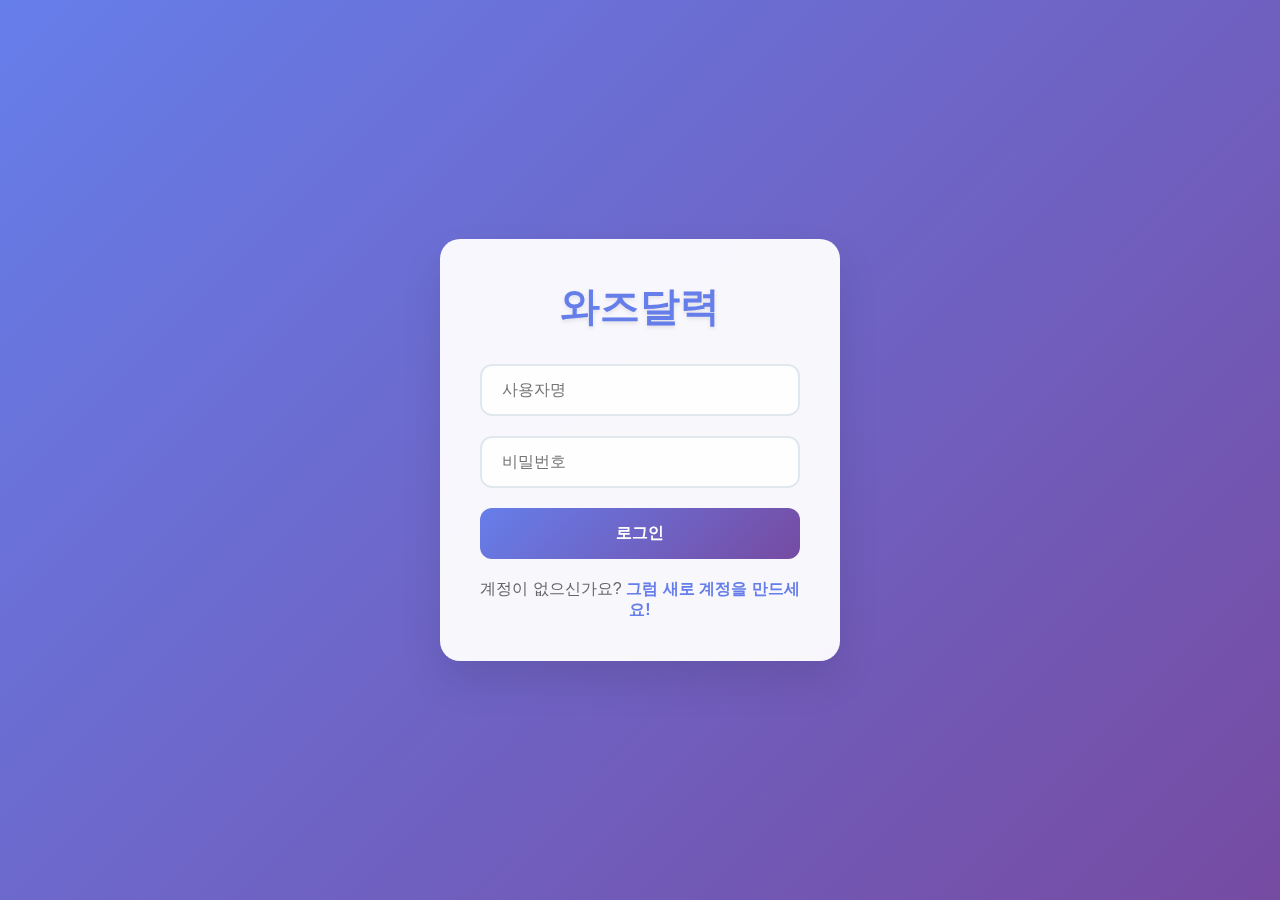
<file: index.html>
<!DOCTYPE html>
<html lang="ko">
<head>
    <meta charset="UTF-8">
    <meta name="viewport" content="width=device-width, initial-scale=1.0">
    <title>와즈달력</title>
    <link rel="stylesheet" href="css/style.css">
</head>
<body>
    <!-- 로그인 화면 -->
    <div id="loginScreen" class="screen active">
        <div class="container">
            <div class="login-box">
                <h1 class="title">와즈달력</h1>
                <form id="loginForm" class="form">
                    <div class="input-group">
                        <input type="text" id="loginUsername" placeholder="사용자명" required>
                    </div>
                    <div class="input-group">
                        <input type="password" id="loginPassword" placeholder="비밀번호" required>
                    </div>
                    <button type="submit" class="btn btn-primary">로그인</button>
                </form>
                <p class="signup-link">
                    계정이 없으신가요? 
                    <a href="#" id="showSignup">그럼 새로 계정을 만드세요!</a>
                </p>
                <div id="loginError" class="error-message"></div>
            </div>
        </div>
    </div>

    <!-- 회원가입 화면 -->
    <div id="signupScreen" class="screen">
        <div class="container">
            <div class="signup-box">
                <h1 class="title">와즈달력 - 회원가입</h1>
                <form id="signupForm" class="form">
                    <div class="input-group">
                        <input type="text" id="signupUsername" placeholder="사용자명" required>
                    </div>
                    <div class="input-group">
                        <input type="password" id="signupPassword" placeholder="비밀번호 (8-30자)" required>
                    </div>
                    <div class="input-group">
                        <input type="password" id="signupPasswordConfirm" placeholder="비밀번호 재입력" required>
                    </div>
                    <button type="submit" class="btn btn-primary">가입</button>
                    <button type="button" id="backToLogin" class="btn btn-secondary">로그인으로 돌아가기</button>
                </form>
                <div id="signupError" class="error-message"></div>
            </div>
        </div>
    </div>

    <!-- 달력 화면 -->
    <div id="calendarScreen" class="screen">
        <div class="calendar-container">
            <header class="calendar-header">
                <div class="header-controls">
                    <button id="prevMonth" class="nav-btn">‹</button>
                    <h2 id="currentMonth"></h2>
                    <button id="nextMonth" class="nav-btn">›</button>
                </div>
                <div class="header-actions">
                    <button id="addEventBtn" class="btn btn-primary">메모 추가</button>
                    <button id="viewEventsBtn" class="btn btn-secondary">메모 목록</button>
                    <button id="logoutBtn" class="btn btn-logout">로그아웃</button>
                </div>
            </header>
            
            <div class="calendar-grid">
                <div class="weekdays">
                    <div class="weekday">일</div>
                    <div class="weekday">월</div>
                    <div class="weekday">화</div>
                    <div class="weekday">수</div>
                    <div class="weekday">목</div>
                    <div class="weekday">금</div>
                    <div class="weekday">토</div>
                </div>
                <div id="calendarDays" class="days"></div>
            </div>
        </div>
    </div>

    <!-- 일정 추가/수정 모달 -->
    <div id="eventModal" class="modal">
        <div class="modal-content">
            <div class="modal-header">
                <h3 id="modalTitle">메모 추가</h3>
                <button id="closeModal" class="close-btn">&times;</button>
            </div>
            <form id="eventForm" class="form">
                <div class="input-group">
                    <label>시작 날짜</label>
                    <input type="date" id="startDate" required>
                </div>
                <div class="input-group">
                    <label>종료 날짜</label>
                    <input type="date" id="endDate" required>
                </div>
                <div class="input-group">
                    <label>색상</label>
                    <div class="color-picker">
                        <div class="color-option" data-color="#ff6b6b" style="background-color: #ff6b6b;"></div>
                        <div class="color-option" data-color="#4ecdc4" style="background-color: #4ecdc4;"></div>
                        <div class="color-option" data-color="#45b7d1" style="background-color: #45b7d1;"></div>
                        <div class="color-option" data-color="#96ceb4" style="background-color: #96ceb4;"></div>
                        <div class="color-option" data-color="#feca57" style="background-color: #feca57;"></div>
                        <div class="color-option" data-color="#ff9ff3" style="background-color: #ff9ff3;"></div>
                        <div class="color-option" data-color="#54a0ff" style="background-color: #54a0ff;"></div>
                        <div class="color-option" data-color="#5f27cd" style="background-color: #5f27cd;"></div>
                    </div>
                    <input type="hidden" id="selectedColor" value="#ff6b6b">
                </div>
                <div class="input-group">
                    <label>메모 내용 (최대 50자)</label>
                    <textarea id="eventContent" maxlength="50" placeholder="메모 내용을 입력하세요..." required></textarea>
                    <div class="char-count">0/50</div>
                </div>
                <div class="modal-actions">
                    <button type="submit" class="btn btn-primary">저장</button>
                    <button type="button" id="deleteEventBtn" class="btn btn-danger" style="display: none;">삭제</button>
                </div>
            </form>
        </div>
    </div>

    <!-- 일정 목록 모달 -->
    <div id="eventsListModal" class="modal">
        <div class="modal-content">
            <div class="modal-header">
                <h3>메모 목록</h3>
                <button id="closeEventsListModal" class="close-btn">&times;</button>
            </div>
            <div id="eventsList" class="events-list"></div>
        </div>
    </div>

    <!-- 일정 상세 모달 -->
    <div id="eventDetailModal" class="modal">
        <div class="modal-content">
            <div class="modal-header">
                <h3>메모 상세</h3>
                <button id="closeEventDetailModal" class="close-btn">&times;</button>
            </div>
            <div id="eventDetail" class="event-detail"></div>
            <div class="modal-actions">
                <button id="editEventBtn" class="btn btn-primary">수정</button>
                <button id="deleteEventDetailBtn" class="btn btn-danger">삭제</button>
            </div>
        </div>
    </div>

    <script src="js/github-api.js"></script>
    <script src="js/auth.js"></script>
    <script src="js/calendar.js"></script>
    <script src="js/events.js"></script>
    <script src="js/app.js"></script>
</body>
</html>
</file>
<file: css/style.css>
/* 기본 스타일 */
* {
    margin: 0;
    padding: 0;
    box-sizing: border-box;
}

body {
    font-family: -apple-system, BlinkMacSystemFont, 'Segoe UI', Roboto, Oxygen, Ubuntu, Cantarell, sans-serif;
    background: linear-gradient(135deg, #667eea 0%, #764ba2 100%);
    min-height: 100vh;
    color: #333;
    overflow-x: hidden;
}

/* 화면 전환 */
.screen {
    display: none;
    min-height: 100vh;
    animation: fadeIn 0.5s ease-in-out;
}

.screen.active {
    display: block;
}

@keyframes fadeIn {
    from { opacity: 0; transform: translateY(20px); }
    to { opacity: 1; transform: translateY(0); }
}

/* 컨테이너 */
.container {
    display: flex;
    justify-content: center;
    align-items: center;
    min-height: 100vh;
    padding: 20px;
}

/* 로그인/회원가입 박스 */
.login-box, .signup-box {
    background: rgba(255, 255, 255, 0.95);
    backdrop-filter: blur(10px);
    border-radius: 20px;
    padding: 40px;
    box-shadow: 0 20px 40px rgba(0, 0, 0, 0.1);
    width: 100%;
    max-width: 400px;
    text-align: center;
}

.title {
    font-size: 2.5rem;
    font-weight: 700;
    color: #667eea;
    margin-bottom: 30px;
    text-shadow: 0 2px 4px rgba(0, 0, 0, 0.1);
}

/* 폼 스타일 */
.form {
    display: flex;
    flex-direction: column;
    gap: 20px;
}

.input-group {
    position: relative;
}

.input-group input, .input-group textarea {
    width: 100%;
    padding: 15px 20px;
    border: 2px solid #e1e8ed;
    border-radius: 12px;
    font-size: 16px;
    transition: all 0.3s ease;
    background: rgba(255, 255, 255, 0.9);
}

.input-group input:focus, .input-group textarea:focus {
    outline: none;
    border-color: #667eea;
    box-shadow: 0 0 0 3px rgba(102, 126, 234, 0.1);
    transform: translateY(-2px);
}

.input-group label {
    display: block;
    margin-bottom: 8px;
    font-weight: 600;
    color: #555;
    text-align: left;
}

/* 버튼 스타일 */
.btn {
    padding: 15px 30px;
    border: none;
    border-radius: 12px;
    font-size: 16px;
    font-weight: 600;
    cursor: pointer;
    transition: all 0.3s ease;
    text-decoration: none;
    display: inline-block;
    text-align: center;
}

.btn-primary {
    background: linear-gradient(135deg, #667eea 0%, #764ba2 100%);
    color: white;
}

.btn-primary:hover {
    transform: translateY(-2px);
    box-shadow: 0 10px 20px rgba(102, 126, 234, 0.3);
}

.btn-secondary {
    background: #f8f9fa;
    color: #667eea;
    border: 2px solid #667eea;
}

.btn-secondary:hover {
    background: #667eea;
    color: white;
    transform: translateY(-2px);
}

.btn-danger {
    background: #ff6b6b;
    color: white;
}

.btn-danger:hover {
    background: #ff5252;
    transform: translateY(-2px);
}

.btn-logout {
    background: #ff6b6b;
    color: white;
    padding: 10px 20px;
    font-size: 14px;
}

/* 링크 스타일 */
.signup-link {
    margin-top: 20px;
    color: #666;
}

.signup-link a {
    color: #667eea;
    text-decoration: none;
    font-weight: 600;
}

.signup-link a:hover {
    text-decoration: underline;
}

/* 에러 메시지 */
.error-message {
    color: #ff6b6b;
    font-weight: 600;
    margin-top: 15px;
    padding: 10px;
    background: rgba(255, 107, 107, 0.1);
    border-radius: 8px;
    display: none;
}

.error-message.show {
    display: block;
    animation: shake 0.5s ease-in-out;
}

@keyframes shake {
    0%, 100% { transform: translateX(0); }
    25% { transform: translateX(-5px); }
    75% { transform: translateX(5px); }
}

/* 달력 컨테이너 */
.calendar-container {
    max-width: 1200px;
    margin: 0 auto;
    padding: 20px;
    background: rgba(255, 255, 255, 0.8);
    backdrop-filter: blur(10px);
    border-radius: 20px;
    box-shadow: 0 20px 40px rgba(0, 0, 0, 0.1);
    margin-top: 20px;
    margin-bottom: 20px;
}

/* 배경 이미지가 없을 때 */
.calendar-container.no-background {
    background: rgba(255, 255, 255, 0.95);
}

/* 달력 헤더 */
.calendar-header {
    display: flex;
    justify-content: space-between;
    align-items: center;
    margin-bottom: 30px;
    flex-wrap: wrap;
    gap: 20px;
}

.header-controls {
    display: flex;
    align-items: center;
    gap: 20px;
}

.header-controls h2 {
    font-size: 2rem;
    font-weight: 700;
    color: #667eea;
    min-width: 200px;
    text-align: center;
}

.nav-btn {
    background: #667eea;
    color: white;
    border: none;
    border-radius: 50%;
    width: 50px;
    height: 50px;
    font-size: 24px;
    cursor: pointer;
    transition: all 0.3s ease;
    display: flex;
    align-items: center;
    justify-content: center;
}

.nav-btn:hover {
    background: #5a67d8;
    transform: scale(1.1);
}

.header-actions {
    display: flex;
    gap: 10px;
    flex-wrap: wrap;
}

/* 달력 그리드 */
.calendar-grid {
    background: white;
    border-radius: 15px;
    overflow: hidden;
    box-shadow: 0 10px 30px rgba(0, 0, 0, 0.1);
}

.weekdays {
    display: grid;
    grid-template-columns: repeat(7, 1fr);
    background: #667eea;
    color: white;
}

.weekday {
    padding: 20px;
    text-align: center;
    font-weight: 600;
    font-size: 16px;
}

.days {
    display: grid;
    grid-template-columns: repeat(7, 1fr);
    gap: 1px;
    background: #e1e8ed;
}

.day {
    background: white;
    min-height: 120px;
    padding: 10px;
    cursor: pointer;
    transition: all 0.3s ease;
    position: relative;
    display: flex;
    flex-direction: column;
}

.day:hover {
    background: #f8f9fa;
    transform: scale(1.02);
}

.day.other-month {
    color: #ccc;
    background: #f8f9fa;
}

.day.today {
    background: linear-gradient(135deg, #667eea 0%, #764ba2 100%);
    color: white;
    font-weight: bold;
}

.day-number {
    font-weight: 600;
    margin-bottom: 5px;
}

.day-events {
    flex: 1;
    display: flex;
    flex-direction: column;
    gap: 2px;
    position: relative;
}

.event-bar {
    background: #667eea;
    color: white;
    padding: 2px 6px;
    border-radius: 4px;
    font-size: 12px;
    cursor: pointer;
    transition: all 0.2s ease;
    overflow: hidden;
    text-overflow: ellipsis;
    white-space: nowrap;
    position: relative;
    min-height: 18px;
    display: flex;
    align-items: center;
}

/* 연속 일정을 위한 스타일 */
.event-bar.event-start {
    border-top-right-radius: 0;
    border-bottom-right-radius: 0;
    margin-right: -1px;
}

.event-bar.event-middle {
    border-radius: 0;
    margin-left: -1px;
    margin-right: -1px;
}

.event-bar.event-end {
    border-top-left-radius: 0;
    border-bottom-left-radius: 0;
    margin-left: -1px;
}

.event-bar.event-single {
    border-radius: 4px;
}

/* 일정 텍스트는 시작 부분에만 표시 */
.event-bar.event-middle .event-text,
.event-bar.event-end .event-text {
    display: none;
}

.event-bar:hover {
    transform: scale(1.05);
    box-shadow: 0 2px 8px rgba(0, 0, 0, 0.2);
    z-index: 10;
}

/* 모달 스타일 */
.modal {
    display: none;
    position: fixed;
    top: 0;
    left: 0;
    width: 100%;
    height: 100%;
    background: rgba(0, 0, 0, 0.5);
    backdrop-filter: blur(5px);
    z-index: 1000;
    animation: fadeIn 0.3s ease;
}

.modal.show {
    display: flex;
    justify-content: center;
    align-items: center;
    padding: 20px;
}

.modal-content {
    background: white;
    border-radius: 20px;
    padding: 30px;
    width: 100%;
    max-width: 500px;
    max-height: 90vh;
    overflow-y: auto;
    box-shadow: 0 20px 40px rgba(0, 0, 0, 0.2);
    animation: slideUp 0.3s ease;
}

@keyframes slideUp {
    from { transform: translateY(50px); opacity: 0; }
    to { transform: translateY(0); opacity: 1; }
}

.modal-header {
    display: flex;
    justify-content: space-between;
    align-items: center;
    margin-bottom: 20px;
    padding-bottom: 15px;
    border-bottom: 2px solid #e1e8ed;
}

.modal-header h3 {
    color: #667eea;
    font-size: 1.5rem;
    font-weight: 700;
}

.close-btn {
    background: none;
    border: none;
    font-size: 24px;
    cursor: pointer;
    color: #999;
    transition: color 0.3s ease;
}

.close-btn:hover {
    color: #667eea;
}

.modal-actions {
    display: flex;
    gap: 15px;
    margin-top: 20px;
    justify-content: flex-end;
}

/* 색상 선택기 */
.color-picker {
    display: grid;
    grid-template-columns: repeat(4, 1fr);
    gap: 10px;
    margin-top: 10px;
}

.color-option {
    width: 40px;
    height: 40px;
    border-radius: 50%;
    cursor: pointer;
    border: 3px solid transparent;
    transition: all 0.3s ease;
}

.color-option:hover {
    transform: scale(1.1);
}

.color-option.selected {
    border-color: #333;
    transform: scale(1.2);
}

/* 문자 수 카운터 */
.char-count {
    text-align: right;
    font-size: 12px;
    color: #999;
    margin-top: 5px;
}

/* 일정 목록 */
.events-list {
    max-height: 400px;
    overflow-y: auto;
}

.event-item {
    background: #f8f9fa;
    border-radius: 12px;
    padding: 15px;
    margin-bottom: 15px;
    border-left: 4px solid #667eea;
    cursor: pointer;
    transition: all 0.3s ease;
}

.event-item:hover {
    background: #e9ecef;
    transform: translateX(5px);
}

.event-item-header {
    display: flex;
    justify-content: space-between;
    align-items: center;
    margin-bottom: 10px;
}

.event-item-title {
    font-weight: 600;
    color: #333;
}

.event-item-date {
    font-size: 12px;
    color: #666;
}

.event-item-content {
    color: #555;
    line-height: 1.4;
}

.event-item-actions {
    display: flex;
    gap: 10px;
    margin-top: 10px;
}

.event-item-actions .btn {
    padding: 5px 15px;
    font-size: 12px;
}

/* 일정 상세 */
.event-detail {
    padding: 20px 0;
}

.event-detail-item {
    margin-bottom: 15px;
}

.event-detail-label {
    font-weight: 600;
    color: #667eea;
    margin-bottom: 5px;
}

.event-detail-value {
    color: #333;
    padding: 10px;
    background: #f8f9fa;
    border-radius: 8px;
}

/* 반응형 디자인 */
@media (max-width: 768px) {
    .title {
        font-size: 2rem;
    }
    
    .login-box, .signup-box {
        padding: 30px 20px;
        margin: 10px;
    }
    
    .calendar-container {
        margin: 10px;
        padding: 15px;
    }
    
    .calendar-header {
        flex-direction: column;
        text-align: center;
    }
    
    .header-controls h2 {
        font-size: 1.5rem;
        min-width: auto;
    }
    
    .header-actions {
        justify-content: center;
    }
    
    .weekday {
        padding: 15px 5px;
        font-size: 14px;
    }
    
    .day {
        min-height: 80px;
        padding: 5px;
    }
    
    .day-number {
        font-size: 14px;
    }
    
    .event-bar {
        font-size: 10px;
        padding: 1px 4px;
    }
    
    .modal-content {
        margin: 10px;
        padding: 20px;
    }
    
    .color-picker {
        grid-template-columns: repeat(4, 1fr);
    }
    
    .color-option {
        width: 35px;
        height: 35px;
    }
    
    .btn {
        padding: 12px 20px;
        font-size: 14px;
    }
}

@media (max-width: 480px) {
    .days {
        gap: 0;
    }
    
    .day {
        min-height: 60px;
        padding: 3px;
    }
    
    .weekday {
        padding: 10px 2px;
        font-size: 12px;
    }
    
    .event-bar {
        font-size: 9px;
        padding: 1px 2px;
    }
    
    .header-actions {
        flex-direction: column;
        width: 100%;
    }
    
    .header-actions .btn {
        width: 100%;
    }
}

/* 로딩 애니메이션 */
.loading {
    display: inline-block;
    width: 20px;
    height: 20px;
    border: 3px solid rgba(255, 255, 255, 0.3);
    border-radius: 50%;
    border-top-color: #fff;
    animation: spin 1s ease-in-out infinite;
}

@keyframes spin {
    to { transform: rotate(360deg); }
}

/* 스크롤바 스타일 */
::-webkit-scrollbar {
    width: 8px;
}

::-webkit-scrollbar-track {
    background: #f1f1f1;
    border-radius: 4px;
}

::-webkit-scrollbar-thumb {
    background: #667eea;
    border-radius: 4px;
}

::-webkit-scrollbar-thumb:hover {
    background: #5a67d8;
}



/* 소셜 기능 스타일 */
.notification-badge {
    position: absolute;
    top: -5px;
    right: -5px;
    background: #ff4757;
    color: white;
    border-radius: 50%;
    width: 20px;
    height: 20px;
    font-size: 12px;
    display: flex;
    align-items: center;
    justify-content: center;
    font-weight: bold;
}

.social-tabs {
    display: flex;
    border-bottom: 1px solid #e0e0e0;
    margin-bottom: 20px;
}

.tab-btn {
    flex: 1;
    padding: 12px;
    border: none;
    background: none;
    cursor: pointer;
    font-size: 14px;
    color: #666;
    transition: all 0.3s ease;
}

.tab-btn.active {
    color: #667eea;
    border-bottom: 2px solid #667eea;
    background: rgba(102, 126, 234, 0.1);
}

.tab-content {
    display: none;
}

.tab-content.active {
    display: block;
}

.search-section {
    display: flex;
    gap: 10px;
    margin-bottom: 20px;
}

.search-section input {
    flex: 1;
    padding: 10px;
    border: 1px solid #ddd;
    border-radius: 8px;
    font-size: 14px;
}

.search-results {
    max-height: 300px;
    overflow-y: auto;
}

.search-result-item,
.friend-item,
.friend-request-item,
.notification-item {
    display: flex;
    justify-content: space-between;
    align-items: center;
    padding: 12px;
    border: 1px solid #e0e0e0;
    border-radius: 8px;
    margin-bottom: 8px;
    background: white;
    transition: all 0.2s ease;
}

.search-result-item:hover,
.friend-item:hover,
.friend-request-item:hover,
.notification-item:hover {
    background: #f8f9fa;
    transform: translateY(-1px);
    box-shadow: 0 2px 8px rgba(0, 0, 0, 0.1);
}

.friend-name,
.user-name,
.request-from {
    font-weight: 500;
    color: #333;
}

.request-actions {
    display: flex;
    gap: 8px;
}

.accept-btn,
.reject-btn,
.add-friend-btn,
.chat-btn {
    padding: 6px 12px;
    border: none;
    border-radius: 6px;
    font-size: 12px;
    cursor: pointer;
    transition: all 0.2s ease;
}

.accept-btn,
.add-friend-btn {
    background: #2ed573;
    color: white;
}

.accept-btn:hover,
.add-friend-btn:hover {
    background: #26d466;
}

.reject-btn {
    background: #ff4757;
    color: white;
}

.reject-btn:hover {
    background: #ff3742;
}

.chat-btn {
    background: #667eea;
    color: white;
}

.chat-btn:hover {
    background: #5a6fd8;
}

/* 채팅 모달 스타일 */
.chat-modal {
    width: 400px;
    height: 500px;
    display: flex;
    flex-direction: column;
}

.chat-messages {
    flex: 1;
    padding: 15px;
    overflow-y: auto;
    background: #f8f9fa;
    border-radius: 8px;
    margin-bottom: 15px;
}

.chat-message {
    margin-bottom: 12px;
    max-width: 80%;
}

.chat-message.sent {
    margin-left: auto;
    text-align: right;
}

.chat-message.received {
    margin-right: auto;
    text-align: left;
}

.message-content {
    padding: 8px 12px;
    border-radius: 12px;
    font-size: 14px;
    word-wrap: break-word;
}

.chat-message.sent .message-content {
    background: #667eea;
    color: white;
}

.chat-message.received .message-content {
    background: white;
    color: #333;
    border: 1px solid #e0e0e0;
}

.message-time {
    font-size: 11px;
    color: #999;
    margin-top: 4px;
}

.chat-input-section {
    display: flex;
    gap: 10px;
    align-items: center;
}

.chat-input-section input {
    flex: 1;
    padding: 10px;
    border: 1px solid #ddd;
    border-radius: 8px;
    font-size: 14px;
}

.chat-char-count {
    font-size: 12px;
    color: #999;
    min-width: 50px;
    text-align: center;
}

/* 알림 스타일 */
.notification-item {
    flex-direction: column;
    align-items: flex-start;
}

.notification-content {
    width: 100%;
    margin-bottom: 8px;
}

.notification-message {
    font-size: 14px;
    color: #333;
    margin-bottom: 4px;
}

.notification-time {
    font-size: 12px;
    color: #999;
}

.notification-item.unread {
    background: #e3f2fd;
    border-left: 4px solid #667eea;
}

/* 공유 친구 목록 */
.share-friends-list {
    max-height: 300px;
    overflow-y: auto;
}

.share-friend-item {
    display: flex;
    justify-content: space-between;
    align-items: center;
    padding: 12px;
    border: 1px solid #e0e0e0;
    border-radius: 8px;
    margin-bottom: 8px;
    background: white;
    cursor: pointer;
    transition: all 0.2s ease;
}

.share-friend-item:hover {
    background: #f0f8ff;
    border-color: #667eea;
}

.share-friend-item.selected {
    background: #667eea;
    color: white;
}

/* 반응형 디자인 */
@media (max-width: 768px) {
    .chat-modal {
        width: 90vw;
        height: 70vh;
    }
    
    .social-tabs {
        flex-direction: column;
    }
    
    .tab-btn {
        border-bottom: 1px solid #e0e0e0;
    }
    
    .tab-btn.active {
        border-bottom: 1px solid #667eea;
        border-left: 4px solid #667eea;
    }
    
    .search-section {
        flex-direction: column;
    }
    
    .chat-input-section {
        flex-direction: column;
        gap: 8px;
    }
    
    .chat-char-count {
        align-self: flex-end;
    }
}
</file>
